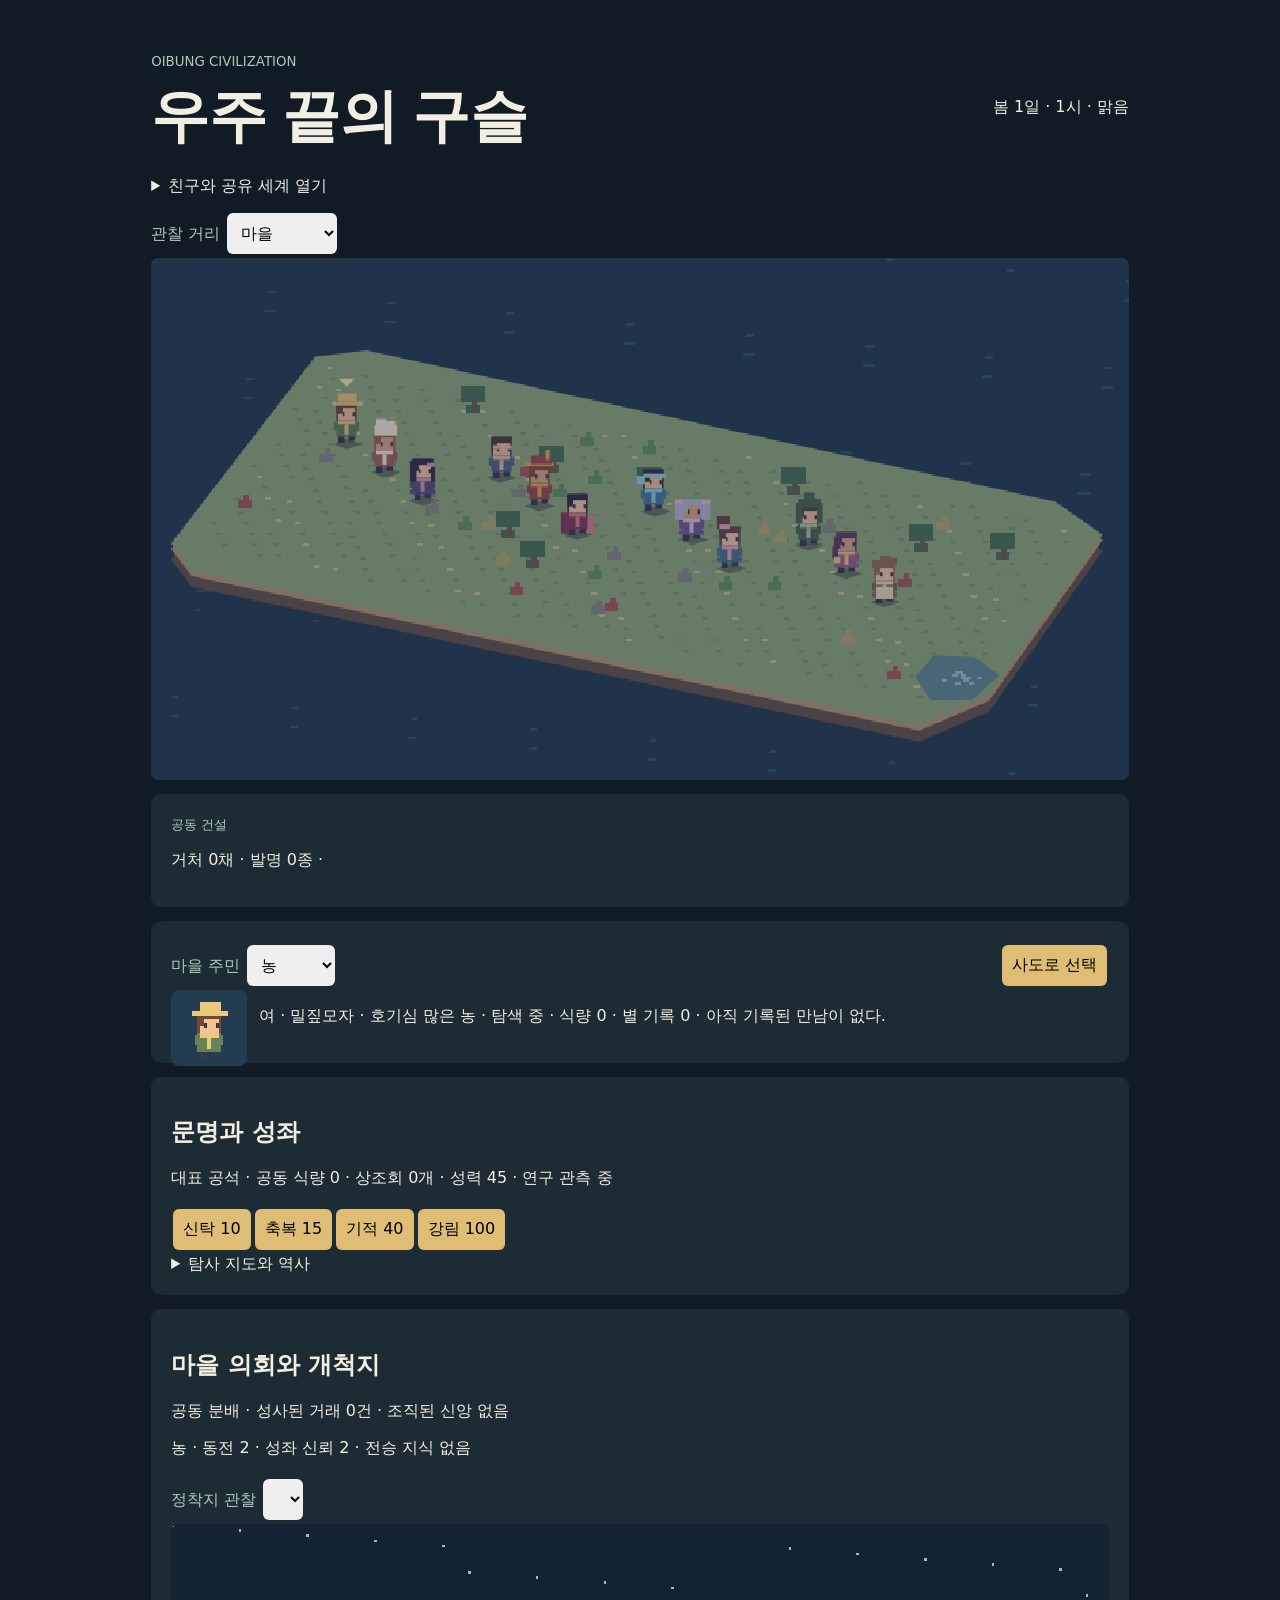
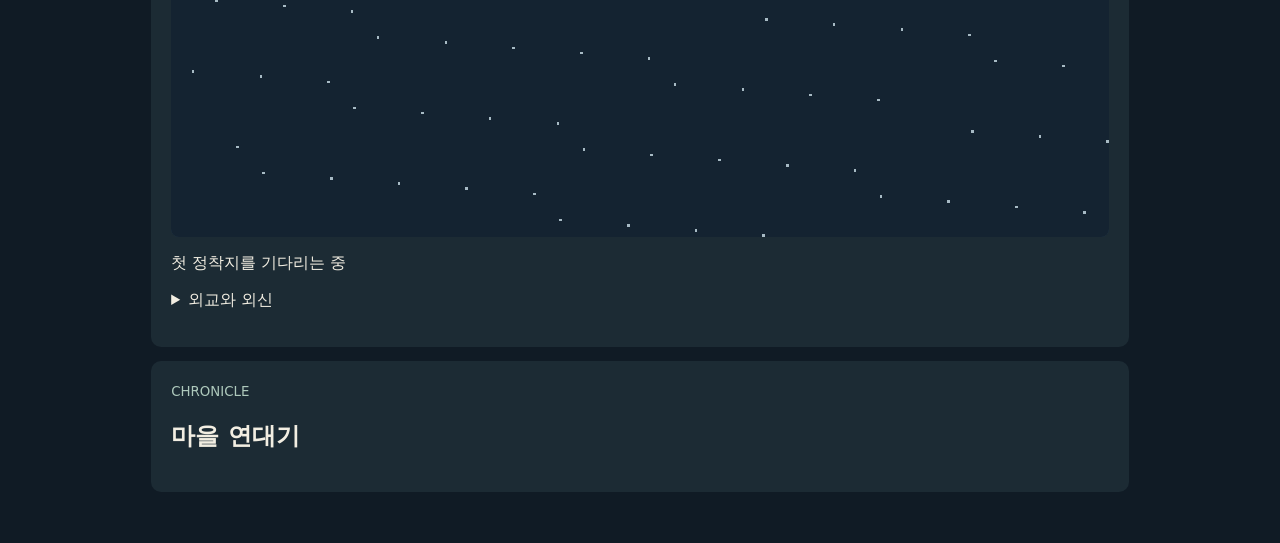
<file: oibung-civilization/index.html>
<!doctype html><html lang="ko"><meta charset=utf-8><meta name=viewport content="width=device-width,initial-scale=1"><title>오이붕 문명</title><style>*{box-sizing:border-box}body{background:#101b25;color:#f2eee2;font:16px system-ui;margin:auto;max-width:1080px;padding:4vw}header,section{display:flex;align-items:center;justify-content:space-between;gap:14px}small,label{color:#aec9bc}h1{font: bold clamp(30px,5vw,58px) Georgia,serif;margin:8px 0}canvas{width:100%;image-rendering:pixelated;display:block;background:#243c50;cursor:pointer;border-radius:8px}article{background:#1c2b34;padding:20px;border-radius:10px;margin-top:14px}button,input,select{font:inherit;padding:10px;border:0;border-radius:6px;margin:4px 2px}button{background:#dfbd75;cursor:pointer}input{width:min(95%,360px)}li{margin:.6em 0}section{flex-wrap:wrap}[hidden]{display:none!important}</style><header><div><small>OIBUNG CIVILIZATION</small><h1>우주 끝의 구슬</h1></div><span id="clock"></span></header><p id="genEntry"><a style="color:#dfbd75" href="?genesis=1">개척 세계 열기</a></p><details id="joinWorld" style="margin:12px 0"><summary>친구와 공유 세계 열기</summary><form id="joinForm"><label for="worldAddress">초대받은 서버 주소</label> <input type="url" id="worldAddress" required placeholder="https://…"><button>입장</button></form><a href="http://localhost:8080/" style="color:#dfbd75">이 PC에서 실행한 서버 열기</a></details><section><label>관찰 거리 <select id="skyLevel"><option>마을</option><option>행성</option><option>항성계</option><option>은하</option><option>구슬 바깥</option></select></label><span id="skyButtons" hidden><button onclick="magnify(.8)" aria-label="축소">−</button><button onclick="magnify(1.25)" aria-label="확대">＋</button></span></section><canvas hidden id="skyMap" width="360" height="144" style="touch-action:none"></canvas><span id="skyCaption"></span><canvas id="map" width="720" height="384" aria-label="주민을 선택할 수 있는 마을 지도"></canvas><article><small>공동 건설</small><p id="construction"></p></article><article><section><div><label>마을 주민</label> <select id="pick"></select></div><button id="choose">사도로 선택</button></section><canvas id="portrait" width="64" height="64" style="width:76px;float:left;margin-right:12px"></canvas><p id="bio"></p><div id="oracle"><input id="msg" placeholder="식량을 모아라 / 이웃을 도와라 / 별을 관찰해"><button id="send">계시 전달</button></div><p id="reply" role="status"></p></article><article><h2>문명과 성좌</h2><p id="worldInfo"></p><button onclick="invoke('신탁')">신탁 10</button><button onclick="invoke('축복')">축복 15</button><button onclick="invoke('기적')">기적 40</button><button onclick="invoke('강림')">강림 100</button><button id="contract" onclick="pact()">외신과 계약</button><details><summary>탐사 지도와 역사</summary><p id="atlas"></p><ol id="historyList"></ol></details></article><article><h2>마을 의회와 개척지</h2><p id="society"></p><p id="journal"></p><label for="orbitPick">정착지 관찰</label> <select id="orbitPick" onchange="orbitView()"></select><canvas id="orbitMap" width="360" height="120"></canvas><p id="orbitStatus"></p><details><summary>외교와 외신</summary><p id="diplomatic"></p><p id="visitors"></p></details><ul id="colonies"></ul><p id="lineage"></p></article><article><small>CHRONICLE</small><h2>마을 연대기</h2><ul id="log"></ul></article><script src="./genesis.js"></script><script src="./society.js"></script><script>
const names='농 빵 비서 최규원 박성원 배서준 이권재 별이 단비 솔 달래 보리'.split(' '),traits=['호기심 많은','다정한','신중한'],places=[[48,112],[165,132],[308,96],[233,105]],acts=['채집','나눔','별 관찰','식사'];const saveSlot=new URLSearchParams(location.search).has('genesis')?'marbleGenesis1':'marble1';let s;try{s=JSON.parse(localStorage.getItem(saveSlot))}catch{}const fresh=!s;s??={tick:0,apostle:-1,log:[],p:names.map((name,i)=>({name,x:38+i*23,y:108+i%3*8,food:2,hunger:i%4,act:i%4,stars:0,debt:{}}))};if(fresh)MarbleGenesis.start(s,Math.floor(Math.random()*4294967296));s.wood ??= 0;
s.houses ??= 0;
s.progress ??= 0;
for (const person of s.p) person.fatigue ??= 0;
const lots = [[96,145],[202,147],[301,146]];
acts.push('벌목','집 짓기','수면','대화','낚시','씨뿌리기','물주기','수확','탐색','자원 채취','도구 실험','거처 짓기','식량 전달');
function destination(person, index) {
  if(s.genesis){
 if(person.act===16){const q=s.p.find(q=>q.name===person.friend);return q?[q.x,q.y]:[person.x,person.y]}
 if(person.act===6||person.act===3)return person.home||person.camp||[person.x,person.y];
 if(person.act===7){const q=s.p[(index+1)%s.p.length];return [q.x,q.y]}
 if(person.act===14)return person.home||person.camp;
 if(person.act>=12)return person.site||person.camp||[person.x,person.y]
 }
 if(person.act>=9&&person.act<=11)return fieldSites[Math.floor(index/4)];
  if(person.act===7)return [165,124];
  if(person.act===8)return [334,134];
  if (person.act === 4) return [32,88];
  if (person.act === 5) return lots[Math.min(2,s.houses)];
  if (person.act === 6) return s.houses ? lots[index % s.houses] : [66,114];
  return places[person.act];
}
function nextGoal(person,index) {
  if(s.genesis){const action=MarbleGenesis.choose(s,person,index);if(action!==null)return action}
 if(!person.food && civ.stock>0){civ.stock--;person.food++;return 3}
  if(!person.food)return s.berries?0:8;
  if (person.hunger >= 5) return 3;
  if (person.fatigue >= 4) return 6;
  if(index%4===0&&season()!==3){const f=fieldFor(index);if(f.growth<0)return 9;if(f.growth>=6)return 11;if(f.water<=1)return 10}
  if(s.houses===3&&index%4===2&&s.wood<12)return 4;
  if(index%4===1&&person.food<4)return s.berries?0:8;
  if (s.houses < 3 && index % 3 === 2) return s.wood ? 5 : 4;
  const planned=MarbleSociety.select(s,person,index);if(planned!==null)return planned;
  if((s.tick+index)%4===0)return 7;
  return (index+s.tick%2)%3;
}
function finishWork(person) {
  if (person.act === 6) person.fatigue = 0;
  else person.fatigue++;
  if(person.act===4&&s.land.trees){s.land.trees--;s.wood++}
  if (person.act === 5 && s.wood && s.houses < 3) {
    s.wood--;
    if (++s.progress === 6) {
      s.progress = 0;
      s.houses++;
      note(person.name+'의 작업으로 마을의 '+s.houses+'번째 새집이 완성됐다.');
    }
  }
}

const profiles=[
 ['여','밀짚모자','6f4b36','628456','edc87c','hat'],['남','제빵사','986445','9f6655','fff0d8','chef'],
 ['여','단발과 리본','302f46','555372','d997a6','bob'],['남','안경과 조끼','4e3a37','57667c','e3c29d','glasses'],
 ['남','깃털 모자','815334','994e45','f4a751','feather'],['남','붉은 망토','302c37','803b52','db8487','cape'],
 ['남','푸른 머리띠','38323a','477d93','96d5dc','band'],['여','은빛 양갈래','b8bed0','71618d','eac1d5','twins'],
 ['여','묶음머리','634843','4c7784','f1a6b4','bun'],['남','솔잎 후드','48513c','4f6749','b4c99c','hood'],
 ['여','땋은 머리','604058','9a6483','f0c988','braid'],['여','곱슬머리','98714b','816944','efe0b3','apron']
];
const details={
 hat:[[-7,-20,15,2],[-4,-24,9,4]],chef:[[-5,-23,11,5],[-4,-26,5,4],[1,-25,4,3]],
 bob:[[-6,-19,3,10,1],[4,-18,2,9,1],[2,-18,4,2]],glasses:[[-4,-16,4,2],[1,-16,4,2]],
 feather:[[-7,-21,14,2],[-4,-24,10,4,2],[3,-27,2,5]],cape:[[-8,-11,4,10,2],[5,-10,3,9]],
 band:[[-5,-18,11,2],[-8,-17,4,4]],twins:[[-8,-19,4,9,1],[5,-19,4,9,1],[-8,-20,4,2],[5,-20,4,2]],
 bun:[[-6,-25,6,6,1],[-5,-21,5,2]],hood:[[-6,-21,3,10,2],[4,-21,3,10,2],[-5,-23,11,4,2],[-2,-26,5,4,2]],
 braid:[[-6,-18,3,6,1],[-7,-13,3,6,1],[-6,-8,3,3]],apron:[[-6,-21,4,4,1],[-2,-23,5,4,1],[2,-22,4,4,1],[-4,-8,8,6]]};
function sprite(c,i,x,y,scale,t,walking,act){
 const [gender,,hair,coat,accent,style]=profiles[i];
 const box=(x,y,w,h,color)=>{c.fillStyle='#'+color;c.fillRect(x,y,w,h)};
 c.save();c.translate(Math.round(x),Math.round(y));c.scale(scale,scale);
 if(!walking&&act===6){c.translate(-6,-4);c.rotate(-Math.PI/2)}
 const stride=walking?Math.floor(t)%2:0;
 box(-4,-4,3,4-stride,'393849');box(1,-4,3,3+stride,'393849');
 box(-5,-11,10,8,coat);box(-6,-10,12,4,coat);if(gender==='여'&&i!==0)box(-6,-5,12,2,coat);
 box(-4,-11,8,2,accent);box(-1,-9,2,5,accent);
 box(-5,-20,10,9,hair);box(-4,-18,8,7,['f4c397','ddaa80','f9cda9'][i%3]);box(-5,-20,10,3,hair);box(-5,-18,3,4,hair);
 box(-2,-15,1,2,'3d3541');box(3,-15,1,2,'3d3541');
 for(const [a,b,w,h,k=0] of details[style])box(a,b,w,h,[accent,hair,coat][k]);
 if(!walking&&[0,4,5,8].includes(act)){let lift=Math.floor(t)%2;box(6,-10-lift*2,2,7,'805f41');box(5,-11-lift*2,5,2,'c0c6ae')}
 c.restore()
}
// Navigate the walkable ground through a 64 by 64 occupancy grid.
const tileX=x=>Math.max(0,Math.min(63,Math.floor(x*64/360)));
const tileY=y=>Math.max(0,Math.min(63,Math.floor((y-72)*64/100)));
const cell=(x,y)=>tileY(y)*64+tileX(x);
const center=n=>[(n%64+.5)*360/64,72+(Math.floor(n/64)+.5)*100/64];
const blocked=new Uint8Array(4096);
for(let n=0;n<4096;n++){const [x,y]=center(n);blocked[n]=!s.genesis&&[[62,97],[133,86],[226,93],[264,112]].some(([a,b])=>x>=a&&x<a+24&&y>=b&&y<b+16)}
const maps=new Map();
function distances(goal){
 if(maps.has(goal))return maps.get(goal);
 const dist=new Int16Array(4096).fill(-1),queue=[goal];dist[goal]=0;
 for(let k=0;k<queue.length;k++){const n=queue[k];for(const m of neighbors(n)){if(!blocked[m]&&dist[m]<0){dist[m]=dist[n]+1;queue.push(m)}}}
 maps.set(goal,dist);return dist
}
function neighbors(n){return [n%64?n-1:-1,n%64<63?n+1:-1,n-64,n+64].filter(m=>m>=0&&m<4096)}
function walk(p,x,y){
 const goal=cell(x,y),dist=distances(goal);
 for(let k=0;k<(s.civil.gravity===2?1:2);k++){
 const n=cell(p.x,p.y);if(n===goal){p.x=x;p.y=y;return}
 const next=neighbors(n).filter(m=>dist[m]>=0).sort((a,b)=>dist[a]-dist[b])[0];
 if(next===undefined){const near=Array.from(dist).findIndex(v=>v>=0);[p.x,p.y]=center(near);continue}
 ;[p.x,p.y]=center(next)
 }}
function target(p,i){const [x,y]=destination(p,i);if(s.genesis)return [x,y];let tx=x+(i%4)*5,ty=y+Math.floor(i/4)*5;while(blocked[cell(tx,ty)])ty+=2;return [tx,ty]}
s.berries??=16;
for(const p of s.p){p.friends??={};p.memory??='아직 기록된 만남이 없다.'}

s.civil ??= {stock:0,leader:null,knowledge:[],observations:0,craft:0,voyages:0,systems:[],boundary:false,contact:false,gravity:1,lawUntil:0,power:45,archives:[],fleet:0};
const civ=s.civil;
function record(message,details={}){
 note(message);
 civ.eventSerial=(civ.eventSerial||0)+1;
 civ.archives.unshift({id:civ.eventSerial,tick:s.tick,message,...details});
 if(civ.archives.length>300)civ.archives.pop();
}

const seasons=['봄','여름','가을','겨울'];
const fieldSites=[[106,150],[135,153],[162,151]];
s.land??={fields:fieldSites.map(()=>({growth:-1,water:2})),fish:12,trees:30,harvest:0};
const season=()=>Math.floor(s.tick/384)%4;
const hour=()=>Math.floor(s.tick%48/2);
function weather(){
 const day=Math.floor(s.tick/48),noise=Math.sin(day*177.3+4)*43758.54;
 return noise-Math.floor(noise)<[.34,.52,.24,.30][season()]?(season()===3?'눈':'비'):'맑음'
}
function fieldFor(index){return s.land.fields[Math.floor(index/4)]}
function landscapeTick(){
 const l=s.land,wet=weather()==='비',cold=season()===3;
 if(s.tick%12===0){
 for(const field of l.fields){
 if(wet)field.water=4;
 if(field.growth>=0&&field.growth<6&&field.water>0&&!cold){field.growth++;field.water--}
 }
 if(!cold&&s.tick%(wet?12:24)===0)s.berries=Math.min(20,s.berries+1);
 if(s.tick%24===0)l.fish=Math.min(16,l.fish+2);
 if(s.tick%36===0)l.trees=Math.min(30,l.trees+2);
 }}
function farm(person,index){
 const f=fieldFor(index);
 if(person.act===9&&f.growth<0){f.growth=0;f.water=3}
 if(person.act===10&&f.growth>=0&&f.growth<6)f.water=4;
 if(person.act===11&&f.growth===6){f.growth=-1;s.land.harvest+=5;civ.stock+=4;person.food++;record(person.name+'의 수확 · 공동 창고에 곡식 4, 개인 식량 1')}
}
function paintFields(){
 fieldSites.forEach(([x,y],i)=>{
 const f=s.land.fields[i],soil=f.water?'#855f48':'#a37952';
 surface([[x-11,y-9],[x+11,y-9],[x+11,y+2],[x-11,y+2]],soil);
 for(let row=0;row<3;row++)for(let col=0;col<5;col++){
 const [u,v]=project(x-9+col*4,y-7+row*3);rect(u,v,2,1,'#644a3b');
 if(f.growth>=0){const height=1+f.growth*.5;rect(u,v-height,1,height,f.growth===6?'#e1b350':'#659045');if(f.growth>2)rect(u-1,v-height,3,1,f.growth===6?'#f5ce76':'#9bb75e')}
 }});
}


civ.charter??='공동 분배';
civ.faith??='';civ.colonies??=[];civ.trades??=0;civ.heritage??=[];
for(const resident of s.p){resident.faith??=0;resident.lore??=[];resident.trust??=2;resident.coins??=2}
function villageCouncil(){
 const voters=s.p.filter(p=>p.food>=3&&p.coins>=2);
 const law=voters.length>s.p.length/2?'자유 교역':'공동 분배';
 if(law!==civ.charter){civ.charter=law;record('마을 회의가 '+law+' 조례 채택 · 교역 찬성 '+voters.length+'표')}
 const sellers=s.p.filter(p=>p.food>=3).sort((a,b)=>b.food-a.food);
 for(const buyer of s.p.filter(p=>p.food<=1&&p.coins>0)){
 const seller=sellers.find(p=>p.food>=3);if(!seller)break;
 seller.food--;buyer.food++;buyer.coins--;seller.coins++;civ.trades++;
 buyer.memory=seller.name+'에게 동전 하나로 식량을 샀다.'
 }
}
function teach(a,b){
 const lesson=a.lore.find(l=>!b.lore.includes(l));
 if(lesson){b.lore.push(lesson);b.memory=a.name+'에게 '+lesson+' 원리를 배웠다.'}
 if(a.faith>=2&&b.faith<a.faith&&b.friends[a.name]>=2)b.faith++;
}
function registerFaith(){
 const believers=s.p.filter(p=>p.faith>=2);
 if(!civ.faith&&believers.length>=3){civ.faith='첫별의 회중';record(believers.map(p=>p.name).join('·')+' 주민들이 '+civ.faith+' 창립')}
 if(civ.faith&&believers.length>=3&&civ.stock>=3){const needy=s.p.filter(p=>p.food<=1).slice(0,3);
 for(const p of needy){civ.stock--;p.food++;p.memory=civ.faith+'의 공동 식사를 기억한다.'}}
}
function frontier(){
 for(const c of civ.colonies){
 const yieldCount=Math.max(0,Math.floor(c.population*(c.greenhouse?1.5:c.fertility)));
 c.food+=yieldCount;
 const need=Math.ceil(c.population*.75);
 if(c.food<need){if(civ.stock>=3){civ.stock-=3;c.food+=3}else if(c.population>1)c.population--}
 c.food=Math.max(0,c.food-need);
 if(c.food>=8&&c.population<30){c.food-=4;c.population++}
 c.ore+=Math.ceil(c.population/(1+c.gravity));
 if(!c.greenhouse&&c.ore>=8){c.ore-=8;c.greenhouse=true;record(c.name+' 정착민이 현지 광물로 온실 완공')}
 if(c.food>=10){c.food-=3;civ.stock+=3}
 }
 const candidates=civ.systems.slice(0,8);
 const dest=candidates.find(sys=>!civ.colonies.some(c=>c.name===sys.star));
 if(dest&&civ.stock>=5&&s.wood>=2){civ.stock-=5;s.wood-=2;
 const colony={name:dest.star,gravity:dest.gravity,food:5,ore:0,population:2,greenhouse:false,fertility:1.55-dest.gravity*.38,marble:1};
 civ.colonies.push(colony);record(dest.star+'에 첫 정착 기지 건설 · 공동 창고 보급품 5개 사용')}
 if(civ.treaty&&!civ.colonies.some(c=>c.marble===2)){
 const origin=civ.colonies.find(c=>c.population>=5&&c.food>=3&&c.ore>=4);
 if(origin){const voyagers=MarbleSociety.residents(s,origin).splice(-2);origin.population-=2;origin.food-=3;origin.ore-=4;civ.colonies.push({name:'거울바다',people:voyagers,marble:2,population:2,food:3,ore:0,gravity:.6,fertility:1.1,greenhouse:false});record(origin.name+' 주민 두 명이 구슬 경계를 넘어 거울바다에 정착했다.')}
 }
}

function orbitView(){
 const selected=Number(orbitPick.value)||0;
 if(orbitPick.options.length!==civ.colonies.length){
 orbitPick.replaceChildren(...civ.colonies.map((c,i)=>new Option(c.name,i)));orbitPick.value=Math.min(selected,Math.max(0,civ.colonies.length-1))
 }
 const c=civ.colonies[Number(orbitPick.value)||0],g=orbitMap.getContext('2d');
 g.fillStyle='#142331';g.fillRect(0,0,360,120);
 for(let i=0;i<62;i++){g.fillStyle='#a7bac4';g.fillRect(i*79%360,i*43%120,1,1)}
 if(!c){orbitStatus.textContent='첫 정착지를 기다리는 중';return}
 const n=civ.colonies.indexOf(c),ground=['#526c61','#725c58','#585675'][n%3];
 for(let x=0;x<360;x++){let top=58+10*Math.sin(x/34+n)+5*Math.cos(x/19);g.fillStyle=ground;g.fillRect(x,top,1,120-top)}
 for(let i=0;i<Math.ceil(c.population/3);i++){
 let x=24+(i*47)%300,y=74+(i*13)%28;g.fillStyle='#344854';g.fillRect(x,y,16,8);
 g.fillStyle=c.greenhouse?'#9dd9c1':'#b0bec6';g.fillRect(x+2,y-3,12,5);g.fillStyle='#f3ce8a';g.fillRect(x+6,y+2,3,3)}
 for(let i=0;i<c.population;i++){const x=10+(i*51+(s.tick%120)*(i%2?1:-1)+360)%338,y=87+i*7%28;g.fillStyle='#d9c7aa';g.fillRect(x,y-4,3,3);g.fillStyle=['#c7836c','#8c9fce','#e1b95c'][i%3];g.fillRect(x-1,y,5,4)}
 orbitStatus.textContent=c.name+' · 구슬 '+c.marble+' · 중력 '+c.gravity.toFixed(1)+'g · 주민 '+c.population+' · 식량 '+c.food+' · 광물 '+c.ore+' · '+(c.government||'개척 기지')+' · 대표 '+(c.leader||'선출 전')+' · '+(c.people||[]).slice(0,5).map(p=>p.name+'('+p.trade+')').join(', ')
}

let skyLevel='마을',skyZoom=1,skyPan=[0,0],drag=null;
const vista=document.getElementById('skyMap'),skyText=document.getElementById('skyCaption');
function celestialNodes(level){
 if(level==='행성')return [{name:'본거지 마을',x:105,y:87,r:10},...civ.colonies.map((c,i)=>({name:c.name,x:140+Math.sin(i*2.4)*73,y:70+Math.cos(i*2.4)*42,r:5+c.population/8}))];
 if(level==='항성계'){const angle=s.tick/180;return [{name:'모항성',x:180,y:70,r:12},...[0,1,2,3].map((n)=>({name:['내행성','본거지 행성','외행성','빙권 행성'][n],x:180+Math.cos(angle/(1+n)+n)*(28+22*n),y:70+Math.sin(angle/(1+n)+n)*(12+8*n),r:3+n}))]}
 if(level==='구슬 바깥')return [{name:'우리 우주',x:132,y:70,r:30},...(civ.treaty?[{name:'거울 우주',x:242,y:75,r:22}]:[])];
 return civ.systems.slice(0,96).map((v,i)=>({name:v.star,x:180+Math.cos(i*2.4)*Math.sqrt(i+1)*14,y:72+Math.sin(i*2.4)*Math.sqrt(i+1)*6,r:2+(civ.colonies.some(c=>c.name===v.star)?2:0)}))
}
function paintSky(){
 const c=vista.getContext('2d');c.clearRect(0,0,360,144);c.fillStyle='#162638';c.fillRect(0,0,360,144);
 c.save();c.translate(180+skyPan[0],72+skyPan[1]);c.scale(skyZoom,skyZoom);c.translate(-180,-72);
 for(let i=0;i<80;i++){c.fillStyle='#53687c';c.fillRect(i*47%360,i*31%144,1,1)}
 if(skyLevel==='항성계'){for(let i=0;i<4;i++){c.beginPath();c.strokeStyle='#394e61';c.ellipse(180,70,28+i*22,12+i*8,0,0,Math.PI*2);c.stroke()}}
 const nodes=celestialNodes(skyLevel);nodes.forEach((v,i)=>{c.beginPath();c.fillStyle=['#e9c178','#87c2b4','#ab99cf','#dfa687'][i%4];c.arc(v.x,v.y,v.r,0,Math.PI*2);c.fill()});c.restore()
}
document.getElementById('skyLevel').onchange=e=>{skyLevel=e.target.value;skyPan=[0,0];skyZoom=1;refreshSky()};
function refreshSky(){
 const picker=document.getElementById('skyLevel');
 for(const option of picker.options)option.disabled=option.value==='구슬 바깥'?!civ.boundary:option.value==='은하'||option.value==='항성계'?!civ.voyages:false;
 if(picker.selectedOptions[0]?.disabled)picker.value='마을';
 skyLevel=picker.value;vista.hidden=skyLevel==='마을';map.hidden=!vista.hidden;
 if(!vista.hidden)paintSky();else skyText.textContent=''
}
vista.onpointerdown=e=>{drag={x:e.clientX,y:e.clientY,moved:false};vista.setPointerCapture(e.pointerId)};
vista.onpointermove=e=>{if(!drag)return;const r=vista.getBoundingClientRect();let dx=e.clientX-drag.x,dy=e.clientY-drag.y;if(dx||dy){drag.moved=true;skyPan[0]+=dx*360/r.width;skyPan[1]+=dy*144/r.height;drag.x=e.clientX;drag.y=e.clientY;paintSky()}};
vista.onpointercancel=()=>drag=null;
vista.onpointerup=e=>{if(drag&&!drag.moved){const r=vista.getBoundingClientRect(),x=((e.clientX-r.left)*360/r.width-180-skyPan[0])/skyZoom+180,y=((e.clientY-r.top)*144/r.height-72-skyPan[1])/skyZoom+72;const hit=celestialNodes(skyLevel).find(v=>Math.hypot(x-v.x,y-v.y)<v.r+5);if(hit)skyText.textContent=hit.name}drag=null};
function magnify(factor){skyZoom=Math.max(.7,Math.min(4,skyZoom*factor));paintSky()}

function societyUI(){refreshSky();skyButtons.hidden=vista.hidden;orbitView();diplomatic.textContent=Object.entries(civ.diplomacy||{}).map(([pair,v])=>pair+' '+v.state+' · 교역 '+v.exchanges+'회').join(' / ');visitors.textContent=(civ.visitors||[]).map(v=>v.name+' · '+v.motive).join(' / ');
 const p=s.p[sel()];society.textContent=civ.charter+' · 성사된 거래 '+civ.trades+'건 · '+(civ.faith||'조직된 신앙 없음');
 journal.textContent=p.name+' · 동전 '+p.coins+' · 성좌 신뢰 '+p.trust+' · 전승 지식 '+(p.lore.join(', ')||'없음');
 colonies.replaceChildren(...civ.colonies.map(c=>Object.assign(document.createElement('li'),{textContent:'구슬 '+c.marble+' · '+c.name+' · '+c.population+'명 · 식량 '+c.food+' · 광물 '+c.ore+(c.greenhouse?' · 온실 가동':' · 개척 중')})));
 lineage.textContent=civ.heritage.slice(-4).map(r=>r.name+' → '+r.heir+' ('+r.lesson+')').join(' / ')
}
function advanceWorld(){
 if(s.tick%96===0)villageCouncil();
 if(s.tick%144===0)registerFaith();
 if(s.tick%192===0){frontier();MarbleSociety.govern(s,record)}
 if(s.tick%384===0)MarbleSociety.outsiders(s,record);
 if(s.tick%24===0)civ.power=Math.min(100,civ.power+1);
 if(civ.lawUntil&&s.tick>=civ.lawUntil){civ.gravity=1;civ.lawUntil=0;record('중력 이상이 끝나 이동 속도가 회복됐다.')}
 if(s.tick%144===0){
 const groups=[],seen=new Set();
 for(const founder of s.p){
 if(seen.has(founder.name))continue;
 const members=[founder];seen.add(founder.name);
 for(const member of members)for(const neighbor of s.p){
 if(!seen.has(neighbor.name)&&(member.friends[neighbor.name]||0)>=2&&(neighbor.friends[member.name]||0)>=2){members.push(neighbor);seen.add(neighbor.name)}}
 if(members.length>=3)groups.push(members.map(p=>p.name))
 }
 for(const group of groups){if(!(civ.groups||[]).some(old=>old.some(name=>group.includes(name))))record(group.join('·')+'의 상조회 결성');
 const people=group.map(name=>s.p.find(p=>p.name===name)),donor=people.reduce((a,b)=>a.food>b.food?a:b),recipient=people.find(p=>p.food===0);
 if(donor.food>=2&&recipient){donor.food--;recipient.food++;recipient.memory=donor.name+'에게 상조회 식량을 받았다.'}}
 civ.groups=groups;
 const votes=new Map();
 for(const p of s.p){
 const choice=s.p.filter(q=>q!==p).sort((a,b)=>(p.friends[b.name]||0)+(p.debt[b.name]||0)-(p.friends[a.name]||0)-(p.debt[a.name]||0))[0];
 if((p.friends[choice.name]||p.debt[choice.name]))votes.set(choice.name,(votes.get(choice.name)||0)+1);
 if(p.food>(civ.charter==='공동 분배'?2:4)){p.food--;civ.stock++}
 }
 const winner=[...votes].sort((a,b)=>b[1]-a[1])[0];
 if(winner&&winner[0]!==civ.leader){civ.leader=winner[0];record(winner[0]+' 주민 대표 선출 · '+winner[1]+'표')}
 for(const p of [...s.p].sort((a,b)=>a.food-b.food)){if(p.food===0&&civ.stock){p.food++;civ.stock--}}
 }
 if(s.tick%48===0){
 const discoveries=[['천문력',civ.observations>=8],['정밀 공구',civ.craft>=8&&(!s.genesis||s.genesis.tools.some(tool=>tool.key.endsWith(':1')))],['항법',civ.knowledge.includes('천문력')&&civ.observations>=24],['추진 기관',civ.knowledge.includes('정밀 공구')&&s.houses>=2&&civ.craft>=18&&(!s.genesis||s.genesis.tools.some(tool=>tool.key.endsWith(':2')))]];
 for(const [name,ok] of discoveries)if(ok&&!civ.knowledge.includes(name)){civ.knowledge.push(name);const scholar=[...s.p].sort((a,b)=>b.stars-a.stars)[0];scholar.lore.push(name);record('마을 연구 기록에 '+name+' 원리가 등록됐다.')}
 if(civ.knowledge.length>=4&&s.wood>=4&&civ.stock>=2){s.wood-=4;civ.stock-=2;civ.fleet++;record('목재 4와 보급 식량 2로 탐사선 완성')}
 if(civ.fleet&&civ.stock>=1){civ.fleet--;civ.stock--;civ.voyages++;
 const n=civ.voyages,star=['청람','유리','노을','서리'][(n-1)%4]+' '+n;
 civ.systems.push({star,gravity:0.5+((n*17)%20)/10});record(star+' 항성계 탐사 완료');
 if(n>=4&&!civ.boundary&&civ.observations>=32){civ.boundary=true;record('탐사선들이 같은 경계 신호를 삼각측량해 구슬 표면을 발견했다.')}
 }
 if(civ.boundary&&!civ.contact&&civ.voyages>=5){civ.contact=true;record('구슬 밖 추방자가 귀환 항로를 요청했다.')}
 if(civ.contact&&!civ.treaty&&!civ.lawUntil&&s.tick%384===0){civ.gravity=2;civ.lawUntil=s.tick+96;record('외신의 통로가 열리며 마을의 중력이 증가했다.')}
 }
 const i=s.tick%12,p=s.p[i];p.born??=0;p.generation??=1;
 if(s.tick-p.born>=3600+i*96){
 const old=p.name;record(old+' 생애 종료 · 별 기록 '+p.stars+'건을 후대에 전승');
 if(s.apostle===i){s.apostle=-1;record('사도의 별자리가 비었다. 새 사도를 선택할 수 있다.')}
 p.plan=null;p.completed=0;const lesson=p.lore[0];p.lore=lesson?[lesson]:[];p.trust=2;p.faith=Math.floor(p.faith/2);
 civ.heritage.push({name:old,heir:names[i]+' '+(p.generation+1)+'세',lesson:lesson||'생활 기록'});if(civ.heritage.length>100)civ.heritage.shift();
 p.generation++;p.name=names[i]+' '+p.generation+'세';p.born=s.tick;p.stars=Math.floor(p.stars/2);p.friends={};p.debt={};p.hunger=0;p.fatigue=0;p.memory=old+'의 기록을 물려받았다.';pick.options[i].text=p.name
 }
}
function invoke(type){
 const p=s.p[s.apostle];if(!p){reply.textContent='먼저 사도를 선택해 줘.';return}
 const cost={신탁:10,축복:15,기적:40,강림:100}[type];
 if(civ.power<cost){reply.textContent='성력이 부족해.';return}
 civ.power-=cost;
 for(const witness of s.p){if(Math.hypot(witness.x-p.x,witness.y-p.y)<38)witness.faith=Math.min(8,witness.faith+1)}
 p.trust=Math.min(8,p.trust+1);
 if(type==='신탁'){p.act=2;p.dwelling=0}
 if(type==='축복'){p.fatigue=0;p.hunger=Math.max(0,p.hunger-2)}
 if(type==='기적')s.berries=Math.min(30,s.berries+10);
 if(type==='강림'){civ.lawUntil=0;civ.gravity=1;for(const q of s.p)q.fatigue=0}
 record(type+' 발현 · '+p.name+'의 성좌');save();ui()
}
function pact(){
 if(!civ.contact||civ.treaty)return;
 if(civ.stock<3){reply.textContent='계약에 공동 식량 3개가 필요해.';return}
 civ.stock-=3;civ.treaty=true;civ.gravity=1;civ.lawUntil=0;record('추방자에게 보급품을 제공해 다른 구슬로 가는 항로를 얻었다.');save();ui()
}

const ctx=map.getContext('2d'),rect=(x,y,w,h,c)=>{ctx.fillStyle=c;ctx.fillRect(x|0,y|0,w,h)},note=t=>{s.log.unshift(t);s.log.length=Math.min(15,s.log.length)},save=()=>{try{localStorage.setItem(saveSlot,JSON.stringify(s))}catch{}},sel=()=>+pick.value;names.forEach((n,i)=>pick.add(new Option(s.p[i].name,i)));pick.value=Math.max(0,s.apostle);function ui(){societyUI();worldInfo.textContent='대표 '+(civ.leader||'공석')+' · 공동 식량 '+civ.stock+' · 상조회 '+(civ.groups||[]).length+'개 · 성력 '+civ.power+' · 연구 '+(civ.knowledge.join(', ')||'관측 중');contract.hidden=!civ.contact||civ.treaty;atlas.textContent=civ.systems.slice(-16).map(v=>v.star+' ('+v.gravity.toFixed(1)+'g)').join(' · ')||'미탐사';historyList.replaceChildren(...civ.archives.slice(0,30).map(v=>Object.assign(document.createElement('li'),{textContent:(1+Math.floor(v.tick/48))+'일 · '+v.message+(v.cause?' · 원인 사건 #'+v.cause:'')})));construction.textContent='누적 수확 '+s.land.harvest+' · 숲 '+s.land.trees+' · 물고기 '+s.land.fish+' · 열매 '+s.berries+'개 · 공동 목재 '+s.wood+'개 · 새집 '+s.houses+'/3채'+(s.houses<3?' · 다음 집 '+s.progress+'/6':' · 건설 완료');if(s.genesis)construction.textContent='거처 '+s.genesis.homes.length+'채 · 발명 '+s.genesis.tools.length+'종 · '+s.genesis.tools.slice(-2).map(v=>v.author+'의 '+v.name).join(' / ');
 let p=s.p[sel()];let pc=portrait.getContext('2d');pc.clearRect(0,0,64,64);sprite(pc,sel(),32,58,2,0,false,-1);bio.textContent=profiles[sel()][0]+' · '+profiles[sel()][1]+' · '+traits[sel()%3]+' '+p.name+' · '+acts[p.act]+' 중 · 식량 '+p.food+' · 별 기록 '+p.stars+' · '+p.memory+(p.plan?' · 목표 '+p.plan.title+' '+(p.plan.stage+1)+'/3 · '+p.plan.reason:'');choose.textContent=s.apostle===sel()?'나의 사도':'사도로 선택';oracle.hidden=s.apostle!==sel();clock.textContent=seasons[season()]+' '+(1+Math.floor(s.tick/48))+'일 · '+hour()+'시 · '+weather();log.replaceChildren(...s.log.map(t=>Object.assign(document.createElement('li'),{textContent:t})));}pick.onchange=()=>{reply.textContent='';ui()};choose.onclick=()=>{s.apostle=sel();s.p[sel()].trust=Math.max(0,s.p[sel()].trust);note(s.p[sel()].name+'에게 별빛이 닿았다.');save();ui()};send.onclick=()=>{let p=s.p[sel()],v=msg.value,proposal=MarbleSociety.propose(v),a=proposal?({ '천문 기록':2,'구호 활동':0,'공방 연구':4 }[proposal]):/별|우주|관찰/.test(v)?2:/이웃|도와|나눠|나눔/.test(v)?1:/채집|모아|식량/.test(v)?0:-1;if(a<0){reply.textContent='채집, 이웃 돕기, 별 관찰 중 하나를 제안해 줘.';return}let why=p.hunger>=6?'지금은 배가 너무 고파요.':a===1&&p.food<2?'나눌 식량을 먼저 구할게요.':'';if(proposal&&!why){MarbleSociety.assign(p,proposal,s.tick);record(p.name+' · '+proposal+' 계시 수락',{actor:p.name,kind:'계시'});p.plan.cause=civ.eventSerial}if(why)p.trust=Math.max(-3,p.trust-1);
 if(p.trust<=-3){s.apostle=-1;reply.textContent=p.name+'이 반복된 강요로 성좌를 떠났다.';record(reply.textContent);save();ui();return}
 p.dwelling=0;p.act=why?(p.food&&p.hunger>=6?3:0):a;reply.textContent=p.name+' · '+(why||acts[a]+'을 시작할게요.');note(reply.textContent);save();ui()};let lastMove=0;
const tracks=new Map();
function step(){lastMove=performance.now();s.p.forEach((p,i)=>tracks.set(i,[p.x,p.y]));s.tick++;if(s.genesis)MarbleGenesis.cycle(s);advanceWorld();landscapeTick();s.p.forEach((p,i)=>{let [x,y]=target(p,i);walk(p,x,y);if(s.genesis)MarbleGenesis.survey(s,p);if(p.x!==x||p.y!==y)return;if((p.dwelling??0)<3){p.dwelling=(p.dwelling??0)+1;return}p.dwelling=0;
 const before={wood:s.wood,food:p.food};let conversation=false;
 if(s.genesis)MarbleGenesis.finish(s,p,record);finishWork(p);farm(p,i);let a=p.act;
 if(a===0&&s.berries){s.berries--;p.food++}if(a===8&&s.land.fish){s.land.fish--;p.food++}
 if(a===7){const q=s.p.find(q=>q!==p&&Math.hypot(q.x-p.x,q.y-p.y)<24);if(q){conversation=true;teach(p,q);teach(q,p);for(const [u,v] of [[p,q],[q,p]]){u.friends[v.name]=(u.friends[v.name]??0)+1;u.memory=v.name+'와 마을길에서 이야기했다.'}note(p.name+'와 '+q.name+'의 대화 · 친분 '+p.friends[q.name])}}if(a===3&&p.food){p.food--;p.hunger=0}else p.hunger++;if(a===2){p.stars++;civ.observations++}if(a===4||a===5)civ.craft++;if(a===1&&p.food){let others=s.p.filter(q=>q!==p),q=others.sort((u,v)=>(p.debt[v.name]||0)-(p.debt[u.name]||0)||u.food-v.food)[0];q.food++;p.food--;q.debt[p.name]=(q.debt[p.name]||0)+1;note(p.name+' → '+q.name+'에게 식량을 나눴다. '+q.name+'이 은혜를 기억한다.')}MarbleSociety.progress(s,p,a,a===7?conversation:a===4?s.wood>before.wood:a===1?p.food<before.food:a===2||p.food>before.food,record);p.act=nextGoal(p,i)});save();ui()}
const project=(x,y)=>[180+(x-180)*.82-(y-122)*.61,105+(x-180)*.18+(y-122)*.79];
function face(points,color){ctx.fillStyle=color;ctx.beginPath();points.forEach(([x,y],i)=>i?ctx.lineTo(x,y):ctx.moveTo(x,y));ctx.closePath();ctx.fill()}
function surface(points,color,z=0){face(points.map(([x,y])=>{const [u,v]=project(x,y);return [u,v-z]}),color)}
function lodge(x,y,stage){
 const at=(a,b,z)=>{const [u,v]=project(x+a,y+b);return [u,v-z]};
 const poly=(list,color)=>face(list.map(args=>at(...args)),color);
 poly([[-13,-11,0],[17,-11,0],[19,6,0],[-11,6,0]],'#576b52');
 if(!stage)return;
 const height=stage<3?4:12;
 poly([[-12,0,0],[12,0,0],[12,0,height],[-12,0,height]],'#cfab7e');
 poly([[12,0,0],[12,-15,0],[12,-15,height],[12,0,height]],'#927054');
 if(stage<6)return;
 poly([[-15,2,12],[15,2,12],[15,-7,22],[-15,-7,22]],'#b6674f');
 poly([[-15,-7,22],[15,-7,22],[15,-17,12],[-15,-17,12]],'#d88964');
 poly([[12,-15,12],[12,-7,22],[12,0,12]],'#845641');
 for(let i=-12;i<14;i+=5)poly([[i,2,12],[i+1,2,12],[i+1,-7,22],[i,-7,22]],'#cc8060');
 poly([[-3,.2,0],[2,.2,0],[2,.2,9],[-3,.2,9]],'#614935');
 poly([[5,.2,5],[10,.2,5],[10,.2,9],[5,.2,9]],'#ffe3a0')
}
function draw(t){
 ctx.setTransform(2,0,0,2,0,0);rect(0,0,360,192,'#233d49');
 for(let i=0;i<85;i++)rect(i*79%360,(i*47+t/1800)%192,2+i%4,1,'#345461');
 const outline=[[0,76],[18,69],[327,69],[355,78],[359,152],[341,170],[16,172],[0,163]];
 surface(outline,'#665442',-6);surface(outline,'#b79c71',-2);surface(outline,['#91ad76','#78995e','#b89d65','#cbd8cf'][season()]);
 for(let n=0;n<500;n++){let x=8+n*73%338,y=79+n*31%83;let [u,v]=project(x,y);rect(u,v,2,1,n%6?['#809c68','#668554','#9b855a','#b5c7bf'][season()]:'#d7c68a')}
 if(s.genesis){for(const [k,count] of Object.entries(s.genesis.paths)){if(count<10)continue;const [a,b]=k.split(',').map(Number);const x=a*6,y=b*5;surface([[x,y],[x+6,y],[x+6,y+5],[x,y+5]],count>35?'#b29e76':'#92a06c')}}else for(let x=4;x<348;x+=4){let y=120+Math.sin(x/52)*7;surface([[x,y],[x+5,y],[x+5,y+7],[x,y+7]],'#c8b58c')}
 if(!s.genesis)paintFields();
 surface([[326,141],[342,138],[357,143],[354,155],[338,159],[325,151]],'#628d8e');
 if(!s.genesis)surface([[327,137],[341,137],[341,141],[327,141]],'#967958');
 for(let k=0;k<s.land.fish;k++){const [u,v]=project(338+k%5*3,146+Math.floor(k/5)*2);rect(u+Math.sin(t/900+k)*2,v,2,1,'#a0c7bb')}
 const items=[];
 function add(x,y,paint){items.push([project(x,y)[1],paint])}
 if(s.genesis){for(const v of s.genesis.patches){if(!v.amount)continue;add(v.x,v.y,()=>{const [u,b]=project(v.x,v.y);const color=['#497551','#8c8c80','#669758','#b6ae69','#a95b54'][v.kind];rect(u-2,b-3,5,3,color);if(v.kind===0){rect(u,b-8,2,8,'#765b46');rect(u-4,b-10,9,6,color)}else rect(u,b-5,2,3,color)})}}else for(let i=0;i<s.land.trees;i++){const x=8+i*43%335,y=77+i*3%10;add(x,y,()=>{let [u,v]=project(x,y);rect(u-1,v-9,3,9,'#705a44');for(let k=0;k<3;k++){let w=7-k*1.5,b=v-4-k*4;face([[u-w,b],[u,b-11],[u+w,b]],[['#3e6756','#507861','#658b69'],['#355d49','#4b7550','#63865a'],['#775842','#b47847','#c99a55'],['#677c79','#93a8a3','#d6e1dc']][season()][k])}})}
 for(const [x,y] of (s.genesis?s.genesis.homes.map(v=>v.at):[[74,113],[145,102],[238,109],[276,128]]))add(x,y,()=>lodge(x,y,6));
 if(!s.genesis)lots.forEach(([x,y],i)=>{if(i<=s.houses)add(x,y,()=>lodge(x,y,i<s.houses?6:s.progress))});
 s.p.forEach((p,i)=>{const [px,py]=tracks.get(i)||[p.x,p.y],f=Math.min(1,Math.max(0,(t-lastMove)/600)),rx=px+(p.x-px)*f,ry=py+(p.y-py)*f;add(rx,ry,()=>{const [u,v]=project(rx,ry),[x,y]=target(p,i);face([[u-5,v],[u,v-2],[u+6,v],[u,v+2]],'#65745a');sprite(ctx,i,u,v,.76,t/180+i,!p.dwelling&&(x!==p.x||y!==p.y),p.act);if(i===sel())face([[u-3,v-24],[u+3,v-24],[u,v-21]],'#fff2ac')})});
 items.sort((a,b)=>a[0]-b[0]).forEach(item=>item[1]());
 const dark=Math.max(0,Math.cos((hour()-1)*Math.PI/12))*.36;
 if(dark){ctx.fillStyle='rgba(28,35,76,'+dark+')';ctx.fillRect(0,0,360,192);
 for(const [x,y] of (s.genesis?s.genesis.homes.map(v=>v.at):[[74,113],[145,102],[238,109],[276,128]])){const [u,v]=project(x+7,y);rect(u,v-7,3,2,'#ffdc89')}}
 const sky=weather();if(sky!=='맑음'){for(let i=0;i<48;i++){let x=(i*83+t/(sky==='눈'?150:35))%360,y=(i*31+t/(sky==='눈'?70:10))%192;rect(x,y,1,sky==='눈'?1:3,'#c6d9de')}}
 requestAnimationFrame(draw)
}
map.onclick=e=>{const r=map.getBoundingClientRect(),x=(e.clientX-r.left)*360/r.width,y=(e.clientY-r.top)*192/r.height;
 const nearest=s.p.map((p,i)=>{const [u,v]=project(p.x,p.y);return [Math.hypot(u-x,v-8-y),i]}).sort((a,b)=>a[0]-b[0])[0];
 if(nearest[0]<15){pick.value=nearest[1];pick.onchange()}};genEntry.hidden=Boolean(globalThis.SERVER_WORLD||s.genesis);joinWorld.hidden=Boolean(globalThis.SERVER_WORLD);
try{worldAddress.value=localStorage.oibungSharedOrigin||''}catch{}
joinForm.onsubmit=e=>{e.preventDefault();const url=new URL(worldAddress.value);if(url.protocol!=='https:'&&!(url.protocol==='http:'&&['localhost','127.0.0.1'].includes(url.hostname))){worldAddress.setCustomValidity('공개 서버는 HTTPS 주소를 입력하세요.');worldAddress.reportValidity();return}try{localStorage.oibungSharedOrigin=url.origin}catch{}location.assign(url.origin)};
worldAddress.oninput=()=>worldAddress.setCustomValidity('');
ui();requestAnimationFrame(draw);if(!globalThis.SERVER_WORLD)setInterval(step,600);
</script></html>
</file>
